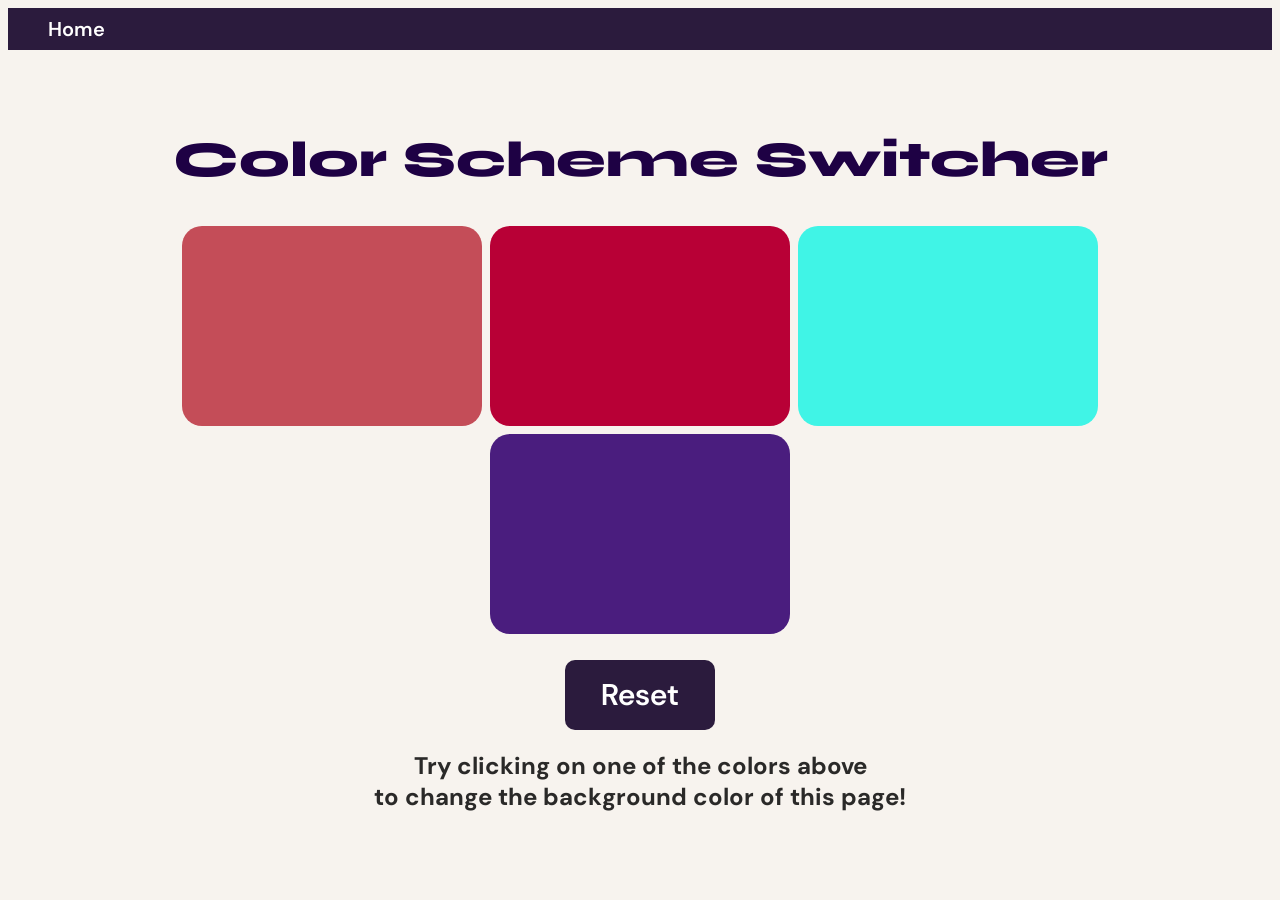
<file: 01_color-scheme-changer/index.html>
<!DOCTYPE html>
<html lang="en">
  <head>
    <meta charset="UTF-8" />
    <meta name="viewport" content="width=device-width, initial-scale=1.0" />
    <meta http-equiv="X-UA-Compatible" content="ie=edge" />

    <link rel="stylesheet" href="style.css">
    <link href="https://fonts.googleapis.com/css2?family=DM+Sans:wght@400;500;600;700&family=Space+Grotesk:wght@400;500;600;700&display=swap" rel="stylesheet">
    <title>JavaScript Background Color Switcher</title>
</head>
  <body>
    <nav>
      <a href="/" aria-current="page">Home</a>
    </nav>
    <div class="canvas">
      <!-- <a
        style="
          background-color: #fff;
          padding: 10px 30px;
          border-radius: 8px;
          color: #212121;
          text-decoration: none;
          border: 2px solid #212121;
        "
        href="../index.html"
        >Back to Home Page</a
      > -->
      <h1>Color Scheme Switcher</h1>
      <span class="button" id="indianRed"></span>
      <span class="button" id="firebrick"></span>
      <span class="button" id="turquoise"></span>
      <span class="button" id="indigo"></span>

      <button id="reset">Reset</button>
      <h2>
        Try clicking on one of the colors above
        <span>to change the background color of this page!</span>
      </h2>
    </div>
    <script src="back.js"></script>
  </body>
</html>
</file>
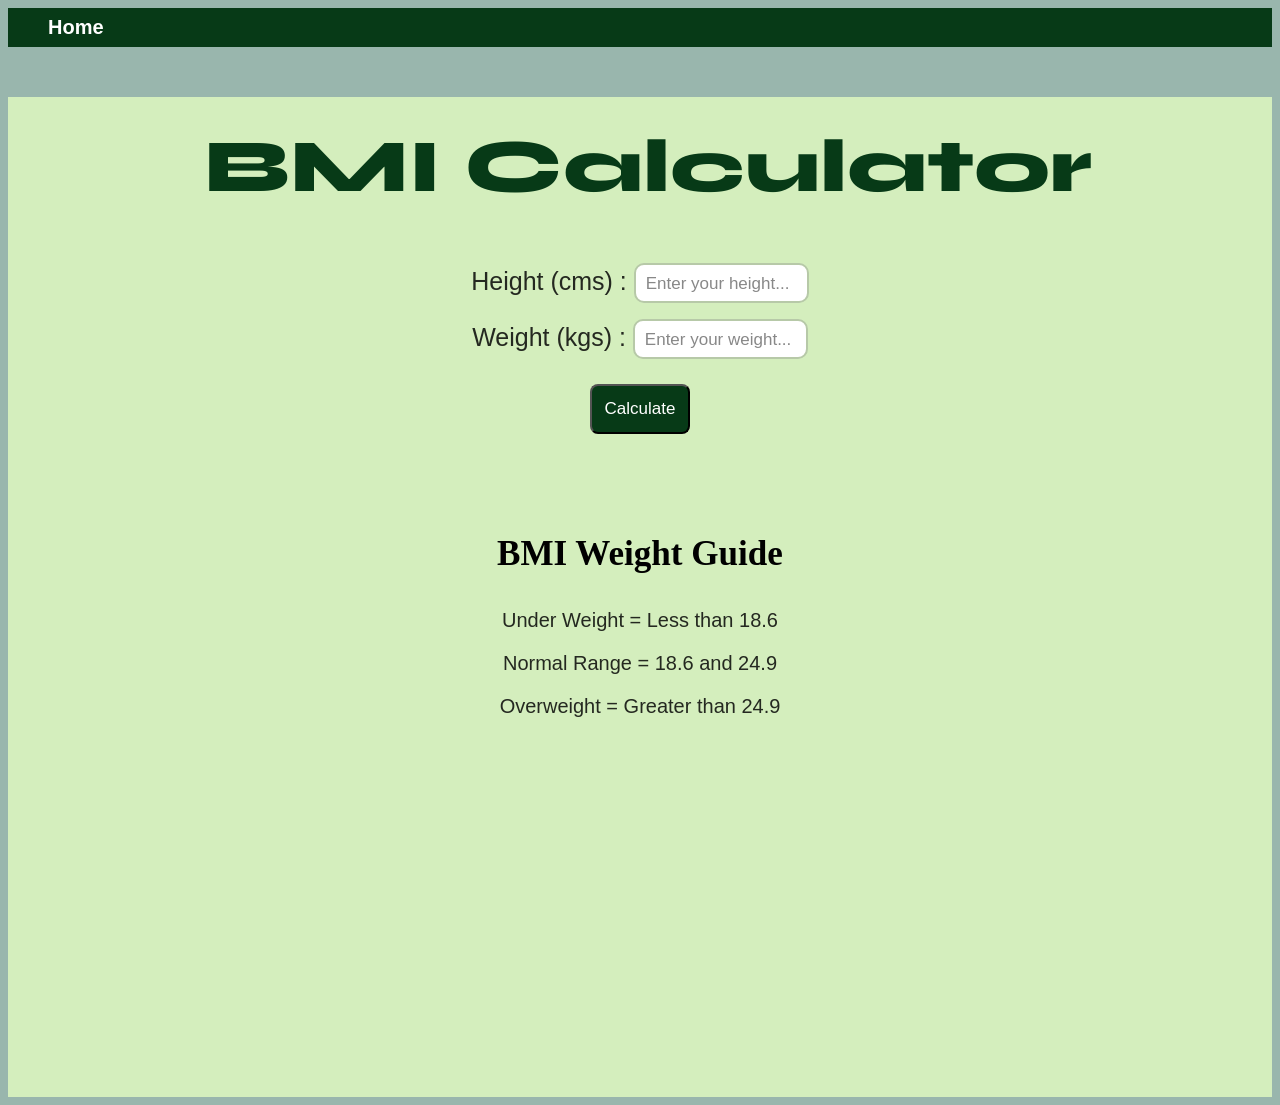
<file: 02_bmi-calculator/index.html>
<!DOCTYPE html>
<html lang="en">
  <head>
    <meta charset="UTF-8" />
    <meta name="viewport" content="width=device-width, initial-scale=1.0" />
    <meta http-equiv="X-UA-Compatible" content="ie=edge" />
    <link rel="stylesheet" href="style.css" />
    <title>BMI Calculator</title>
  </head>
  <body>
    <nav>
      <a href="/" aria-current="page">Home</a>
    </nav>
    <div class="container">
      <h1>BMI Calculator</h1>
      <form>
        <p><label>Height (cms)  : </label><input type="text" id="height" placeholder="Enter your height..."/></p>
        <p><label>Weight (kgs)  : </label><input type="text" id="weight" placeholder="Enter your weight..."/></p>
        <button>Calculate</button>
        <div id="results"></div>
        <div id="range"></div>
        <div id="weight-guide">
          <h3>BMI Weight Guide</h3>
          <p class="guide">Under Weight = Less than 18.6</p>
          <p class="guide">Normal Range = 18.6 and 24.9</p>
          <p class="guide">Overweight = Greater than 24.9</p>
        </div>
      </form>
    </div>
  </body>
  <script src="back.js"></script>
</html>
</file>
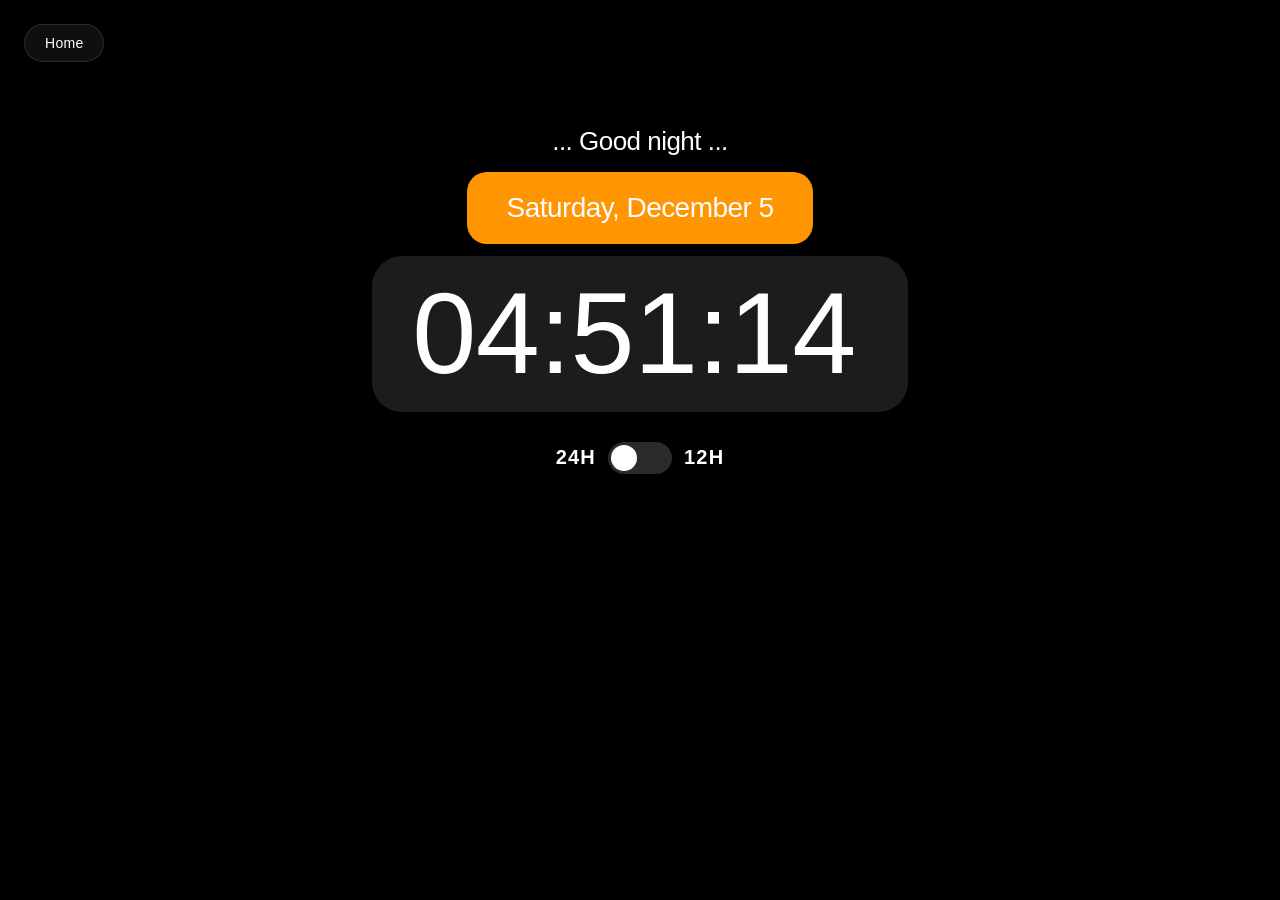
<file: 03_clock/index.html>
<!DOCTYPE html>
<html lang="en">
<head>
    <meta charset="UTF-8">
    <meta name="viewport" content="width=device-width, initial-scale=1.0">

    <link rel="stylesheet" href="style.css">

    <title>Your Local Time</title>
</head>

<body>

    <nav>
        <a href="/">
            <button>Home</button>
        </a>
    </nav>

    <main class="center">

        <div id="banner">
            <span></span>
        </div>

        <div id="date"></div>

        <div id="clock">
            <span id="time"></span>
            <span id="period"></span>
        </div>
        <div id="toggle">
            <span class="toggle-label">24H</span>

            <label class="switch">
                <input type="checkbox" id="timeFormat">
                <span class="slider"></span>
            </label>

            <span class="toggle-label">12H</span>
        </div>

    </main>

    <script src="back.js"></script>

</body>
</html>
</file>
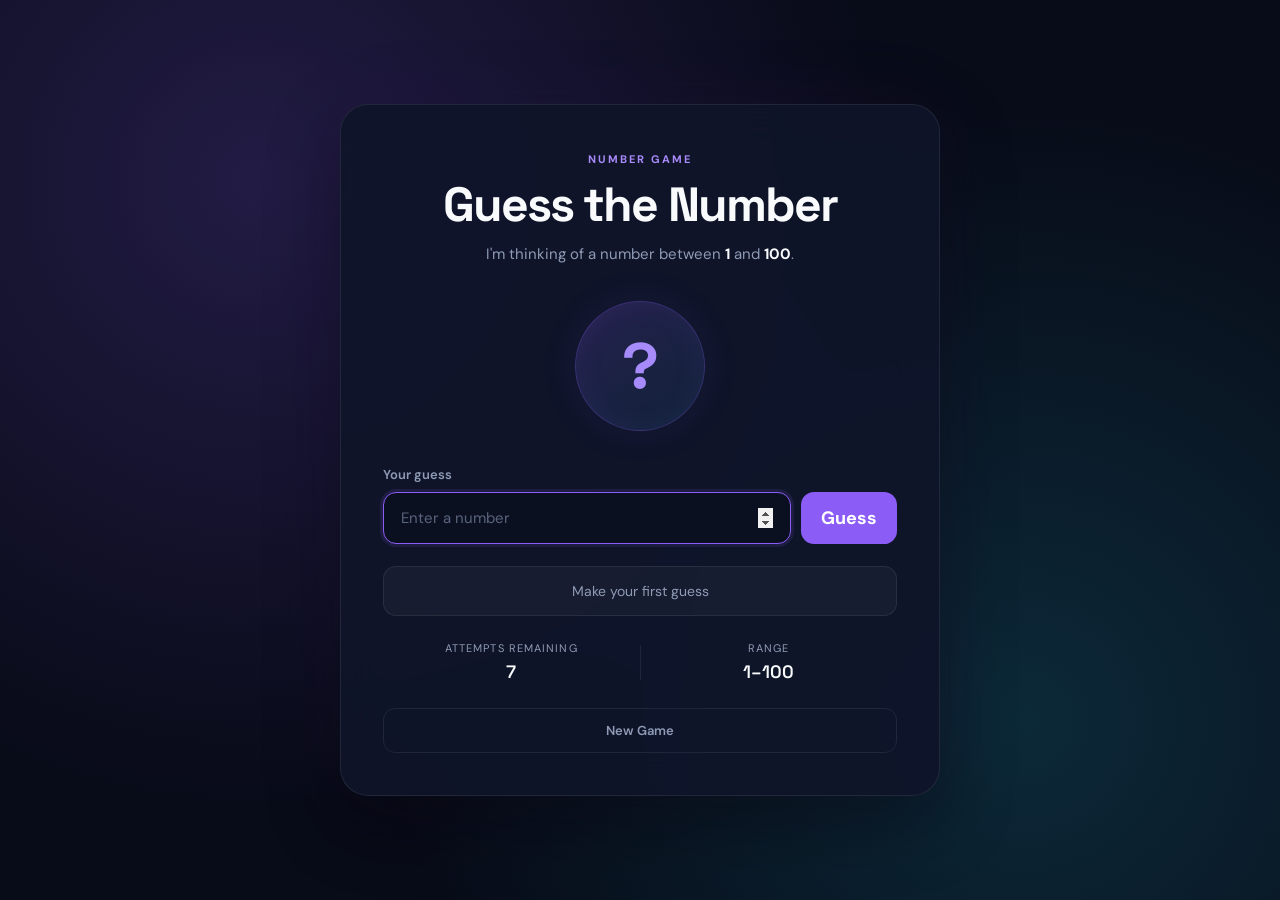
<file: 04_guess-the-num/index.html>
<!DOCTYPE html>

<html lang="en">

<head>
    <meta charset="UTF-8">      <!-- charecter encoding -->
    <meta name="viewport" content="width=device-width, initial-scale=1.0">
    <!-- tells browser to match device width -->

<title>Guess the Number</title> <!-- is displayed on webpage heading -->

<link rel="stylesheet" href="style.css">


</head>

<body>


<main class="game">

    <section class="game-card">

        <div class="header">
            <span class="eyebrow">NUMBER GAME</span>

            <h1>Guess the Number</h1>

            <p>
                I'm thinking of a number between
                <strong>1</strong> and <strong>100</strong>.
            </p>
        </div>


        <div class="number-display">
            <span id="secret-num">?</span>
        </div>


        <div class="input-section">

            <label for="guess">Your guess</label>

            <div class="guess-row">

                <input
                    type="number"
                    id="guess"
                    placeholder="Enter a number"
                    min="1"
                    max="100"
                >

                <button id="guess-btn">
                    Guess
                </button>

            </div>

        </div>


        <div class="message">
            <p id="result">
                Make your first guess!
            </p>
        </div>


        <div class="stats">

            <div class="stat">
                <span class="stat-label">Attempts remaining</span>
                <span class="stat-value" id="attempts">10</span>
            </div>

            <div class="divider"></div>

            <div class="stat">
                <span class="stat-label">Range</span>
                <span class="stat-value">1–100</span>
            </div>

        </div>


        <button class="reset-btn" id="reset-btn">
            New Game
        </button>

    </section>

</main>

<script src="back.js"></script>

</body>

</html>
</file>
<file: 01_color-scheme-changer/style.css>
@import url('https://fonts.googleapis.com/css2?family=Syne:wght@400;500;600;700;800&display=swap');

html {
    margin: 0;
    background-color: #F7F3EE;
}

h1 {
    font-family: 'Syne', sans-serif;
    font-size: 50px;
    font-width: 50px;
    font-weight: 900;
    color: #1e0144;
}

h2 {
    font-family: 'DM Sans', sans-serif;
    font-weight: 500px;
    color: rgba(0, 0, 0, 0.83);
}

nav {
    background-color: #2B1B3D;
    padding: 8px 40px;
}

nav a {
    font-family: 'DM Sans', sans-serif;
    font-size: 20px;
    font-weight: 600;
    color: white;
    text-decoration: none;
    margin-right: 50px;
}

span {
  display: block;
}

.canvas {
  margin: 80px auto 80px;
  width: 80%;
  text-align: center;
}

.button {
  width: 300px;
  height: 200px;
  /* border: solid black 1px; */
  display: inline-block;
  border-radius: 20px;
  margin: 2px;

  cursor: pointer;
}

.button:hover {
    background-color: #55339B;
    transform: translateY(-4px);
}

#reset {
    height: 70px;
    width: 150px;
    display: block;
    margin: 20px auto;

    padding: 10px 24px;
    border: none;
    border-radius: 10px;

    background-color: #2B1B3D;
    color: white;

    font-family: 'DM Sans', sans-serif;
    font-size: 30px;
    font-weight: 600;

    cursor: pointer;
}

#reset:hover {
    background-color: #55339B;
    transform: translateY(-4px);
}

#indianRed {
    background-color: #C44D58;
}

#firebrick {
    background-color: #B80036;
}

#turquoise {
    background-color: #40F4E6;
}

#indigo {
    background-color: #4A1D7E;
}
</file>
<file: 02_bmi-calculator/style.css>
@import url('https://fonts.googleapis.com/css2?family=Syne:wght@400;500;600;700;800&display=swap');
@import url('https://fonts.googleapis.com/css2?family=Poppins:wght@400;500;600;700;800&display=swap');

html {
    background-color: #99b6ad;
}

nav {
    background-color: #073a17;
    padding: 8px 40px;
}

nav a {
    font-family: 'DM Sans', sans-serif;
    font-size: 20px;
    font-weight: 600;
    color: white;
    text-decoration: none;
    margin-right: 50px;
}

.container {
    height: 1000px;

  background-color: #d4eebd;
  padding-left: 30px auto 30px;
}

h1 {
    text-align: center;
    font-family: 'Syne', sans-serif;
    font-size: 75px;
    font-width: 50px;
    font-weight: 900;
    color: #073a17;
    padding-left: 15px;
    padding-top: 25px;
}

p {
    text-align: center;
    font-family: 'DM Sans', sans-serif;
    color: rgba(0, 0, 0, 0.83);
}

label {
    font-size: 25px;
    font-weight: 500;
}

input {
    width: 175px;
    height: 40px;
    padding: 0 10px;

    border: 2px solid #b7c9a8;
    border-radius: 10px;

    background-color: white;
    color: #073a17;

    font-size: 20px;
    box-sizing: border-box;
    outline: none;
}

input::placeholder {
    color: #888;
    font-size: 17px;
}

input:focus {
    border-color: #073a17;
    box-shadow: 0 0 0 4px rgba(7, 58, 23, 0.12);
}

#results {
    margin-top: 30px;
    font-family: 'Poppins', sans-serif;
    font-size: 3rem;
    font-weight: 600;
    text-align: center;
    color: #064E3B;
}

#range {
    margin-top: 10px;
    font-family: 'Poppins', sans-serif;
    font-size: 3rem;
    font-weight: 600;
    text-align: center;
    color: #064E3B;
}

button {
    width: 100px;
    height: 50px;
    display: block;
    margin: 25px auto 25px;
    background-color: #073a17;
    border-radius: 8px;
    color: white;
    text-decoration: none;

    font-size: 17px;
    font-weight: 500;

    cursor: pointer;
}

button:hover {
    background-color: #99b6ad;
    transform: translateY(-2px);
}

#weight-guide {
    text-align: center;
    margin: 100px auto;

    font-family: 'Times New Roman', Times, serif;
    font-weight: 600;
    font-size: 30px;
}

.guide {
    text-align: center;

    font-family: 'DM Sans', sans-serif;
    font-weight: 300;
    font-size: 20px;
}
</file>
<file: 03_clock/style.css>
* {
    margin: 0;
    padding: 0;
    box-sizing: border-box;
}

body {
    min-height: 100vh;

    background-color: #000000;
    color: #ffffff;

    font-family:
        -apple-system,
        BlinkMacSystemFont,
        "SF Pro Display",
        "SF Pro Text",
        "Helvetica Neue",
        Arial,
        sans-serif;
}

/* Navigation */

nav {
    position: absolute;
    top: 8px;
    left: 8px;
}

nav button {
    padding: 2px 7px;

    border: 1px solid #d0d0d0;
    border-radius: 2px;

    background-color: #ffffff;
    color: #000000;

    font-size: 13px;
    cursor: pointer;
}


/* Main Clock */

.center {
    min-height: 100vh;

    display: flex;
    flex-direction: column;

    justify-content: center;
    align-items: center;

    transform: translateY(-150px);
}


/* Greeting */

#banner {
    margin-bottom: 15px;

    font-size: 26px;
    font-weight: 400;
    letter-spacing: -0.02em;
}


/* Date */

#date {
    padding: 20px 40px;

    margin-bottom: 12px;

    background-color: #ff9500;
    color: #ffffff;

    border-radius: 20px;

    font-size: 28px;
    font-weight: 500;

    letter-spacing: -0.02em;
}


/* Clock */

#clock {
    display: flex;
    align-items: baseline;

    padding: 20px 40px;

    background-color: #1c1c1e;

    border-radius: 30px;

    font-weight: 300;

    letter-spacing: -0.04em;
}


/* Main time */

#time {
    font-size: clamp(5rem, 9vw, 8rem);
    font-weight: 300;
    line-height: 1;
}


/* AM / PM */

#period {
    margin-left: 12px;

    font-size: 2rem;
    font-weight: 400;

    letter-spacing: -0.02em;
}

/* 12 / 24 HOUR SLIDER */

#toggle {
    display: flex;
    align-items: center;
    justify-content: center;
    gap: 12px;
    margin-top: 30px;
}

.toggle-label {
    font-size: 20px;
    font-weight: 600;
    letter-spacing: 0.06em;
}

/* Slider container */
.switch {
    position: relative;
    display: inline-block;
    width: 64px;
    height: 32px;
}

/* Hide checkbox */
.switch input {
    opacity: 0;
    width: 0;
    height: 0;
}

/* Track */
.slider {
    position: absolute;
    inset: 0;
    cursor: pointer;
    background: #2a2a2c;
    border-radius: 999px;
    transition: 0.25s ease;
}

/* Sliding circle */
.slider::before {
    content: "";
    position: absolute;
    width: 26px;
    height: 26px;
    left: 3px;
    top: 3px;
    background: white;
    border-radius: 50%;
    transition: 0.25s ease;
}

/* 12H selected */
.switch input:checked + .slider {
    background: #ff9500;
}

.switch input:checked + .slider::before {
    transform: translateX(32px);
}


/* Responsive */

@media (max-width: 700px) {

    .center {
        transform: translateY(-80px);
    }

    #banner {
        font-size: 20px;
    }

    #date {
        padding: 15px 25px;
        font-size: 20px;
        border-radius: 16px;
    }

    #clock {
        padding: 18px 25px;
        border-radius: 24px;
    }

    #time {
        font-size: 4rem;
    }

    #period {
        font-size: 1.2rem;
        margin-left: 8px;
    }
}

 /* HOME BUTTON */

nav {
    position: absolute;
    top: 24px;
    left: 24px;
}

nav a {
    text-decoration: none;
}

nav button {
    appearance: none;
    border: 1px solid rgba(255, 255, 255, 0.12);
    background: rgba(255, 255, 255, 0.06);
    color: #ffffff;

    padding: 10px 20px;
    border-radius: 999px;

    font-family: inherit;
    font-size: 14px;
    font-weight: 500;
    letter-spacing: 0.02em;

    cursor: pointer;

    backdrop-filter: blur(10px);
    -webkit-backdrop-filter: blur(10px);

    transition: all 0.25s ease;
}

nav button:hover {
    background: #ff9500;
    border-color: #ff9500;
    color: #ffffff;

    transform: translateY(-2px);

    box-shadow: 0 8px 24px rgba(255, 149, 0, 0.25);
}

nav button:active {
    transform: translateY(0);
}
</file>
<file: 04_guess-the-num/style.css>
@import url('https://fonts.googleapis.com/css2?family=DM+Sans:wght@400;500;600;700&family=Space+Grotesk:wght@500;600;700&display=swap');

/* RESET */

* {
  margin: 0;
  padding: 0;
  box-sizing: border-box;
  }

/* ROOT */

:root {
--background: #080b18;
--card: #10152a;
--card-light: #151b33;


--primary: #8b5cf6;
--primary-light: #a78bfa;

--cyan: #22d3ee;

--text: #f8fafc;
--muted: #8f9bb5;

--border: rgba(255, 255, 255, 0.08);

--input: #0b1021;


}

/* BODY */

body {
min-height: 100vh;


display: flex;
align-items: center;
justify-content: center;

padding: 24px;

font-family: "DM Sans", sans-serif;

color: var(--text);

background:
    radial-gradient(
        circle at 20% 20%,
        rgba(139, 92, 246, 0.2),
        transparent 50%
    ),
    radial-gradient(
        circle at 80% 80%,
        rgba(34, 211, 238, 0.15),
        transparent 50%
    ),
    var(--background);
}

/* GAME */

.game {
width: 100%;
max-width: 600px;
}

/* CARD */

.game-card {
padding: 42px;


background: rgba(16, 21, 42, 0.92);

border: 1px solid var(--border);
border-radius: 28px;

box-shadow:
    0 25px 70px rgba(0, 0, 0, 0.45),
    0 0 80px rgba(139, 92, 246, 0.08);

backdrop-filter: blur(20px);


}

/* HEADER */

.header {
text-align: center;
}

.eyebrow {
display: inline-block;


margin-bottom: 14px;

font-size: 11px;
font-weight: 700;

letter-spacing: 0.18em;

color: var(--primary-light);


}

h1 {
margin-bottom: 12px;


font-family: "Space Grotesk", sans-serif;

font-size: clamp(2rem, 7vw, 3rem);
line-height: 1.05;

letter-spacing: -0.04em;


}

.header p {
max-width: 350px;


margin: 0 auto;

color: var(--muted);

font-size: 15px;
line-height: 1.6;


}

.header strong {
color: var(--text);
}

/*
NUMBER DISPLAY */

.number-display {
width: 130px;
height: 130px;


margin: 35px auto;

display: flex;
align-items: center;
justify-content: center;

border-radius: 50%;

background:
    linear-gradient(
        145deg,
        rgba(139, 92, 246, 0.18),
        rgba(34, 211, 238, 0.08)
    );

border: 1px solid rgba(139, 92, 246, 0.25);

box-shadow:
    inset 0 0 30px rgba(139, 92, 246, 0.08),
    0 0 40px rgba(139, 92, 246, 0.08);


}

.number-display span {
font-family: "Space Grotesk", sans-serif;


font-size: 4rem;
font-weight: 700;

color: var(--primary-light);


}


/* INPUT */

.input-section label {
display: block;


margin-bottom: 9px;

font-size: 13px;
font-weight: 600;

color: var(--muted);
}

.guess-row {
display: flex;
gap: 10px;
}

input {
width: 100%;


padding: 15px 17px;

border: 1px solid var(--border);
border-radius: 13px;

outline: none;

background: var(--input);
color: var(--text);

font-family: inherit;
font-size: 15px;

transition: 0.2s ease;


}

input::placeholder {
color: #59647d;
}

input:focus {
border-color: var(--primary);


box-shadow:
    0 0 0 3px rgba(139, 92, 246, 0.12);


}

/* GUESS BUTTON */

#guess-btn {
flex-shrink: 0;


padding: 0 20px;

border: none;
border-radius: 13px;

background: var(--primary);
color: white;

font-family: inherit;
font-size: 18px;
font-weight: 700;

cursor: pointer;

transition: all 0.2s ease;
}

#guess-btn:hover {
background: var(--primary-light);


transform: translateY(-2px);

box-shadow:
    0 8px 25px rgba(139, 92, 246, 0.3);
}

#guess-btn:active {
transform: translateY(0);
}

/* MESSAGE */

.message {
min-height: 50px;


margin: 22px 0;

display: flex;
align-items: center;
justify-content: center;

padding: 12px 16px;

border-radius: 13px;

background: rgba(255, 255, 255, 0.035);

border: 1px solid var(--border);

text-align: center;
}

#result {
color: var(--muted);


font-size: 14px;


}

/* STATS */

.stats {
display: flex;
align-items: center;
justify-content: center;


margin: 25px 0;
}

.stat {
flex: 1;


display: flex;
flex-direction: column;
align-items: center;

gap: 5px;
}

.stat-label {
font-size: 11px;


text-transform: uppercase;
letter-spacing: 0.1em;

color: var(--muted);
}

.stat-value {
font-family: "Space Grotesk", sans-serif;


font-size: 18px;
font-weight: 600;

color: var(--text);
}

.divider {
width: 1px;
height: 35px;


background: var(--border);
}

/* RESET BUTTON */

.reset-btn {
width: 100%;


padding: 13px;

border: 1px solid var(--border);
border-radius: 12px;

background: transparent;
color: var(--muted);

font-family: inherit;
font-size: 13px;
font-weight: 600;

cursor: pointer;

transition: 0.2s ease;
}

.reset-btn:hover {
color: var(--text);

background: rgba(255, 255, 255, 0.05);

border-color: rgba(255, 255, 255, 0.15);
}

/* MOBILE */

@media (max-width: 500px) {


body {
    padding: 15px;
}

.game-card {
    padding: 30px 22px;

    border-radius: 22px;
}

.number-display {
    width: 110px;
    height: 110px;

    margin: 28px auto;
}

.number-display span {
    font-size: 3.3rem;
}

.guess-row {
    flex-direction: column;
}

#guess-btn {
    padding: 14px;
}
}
</file>
